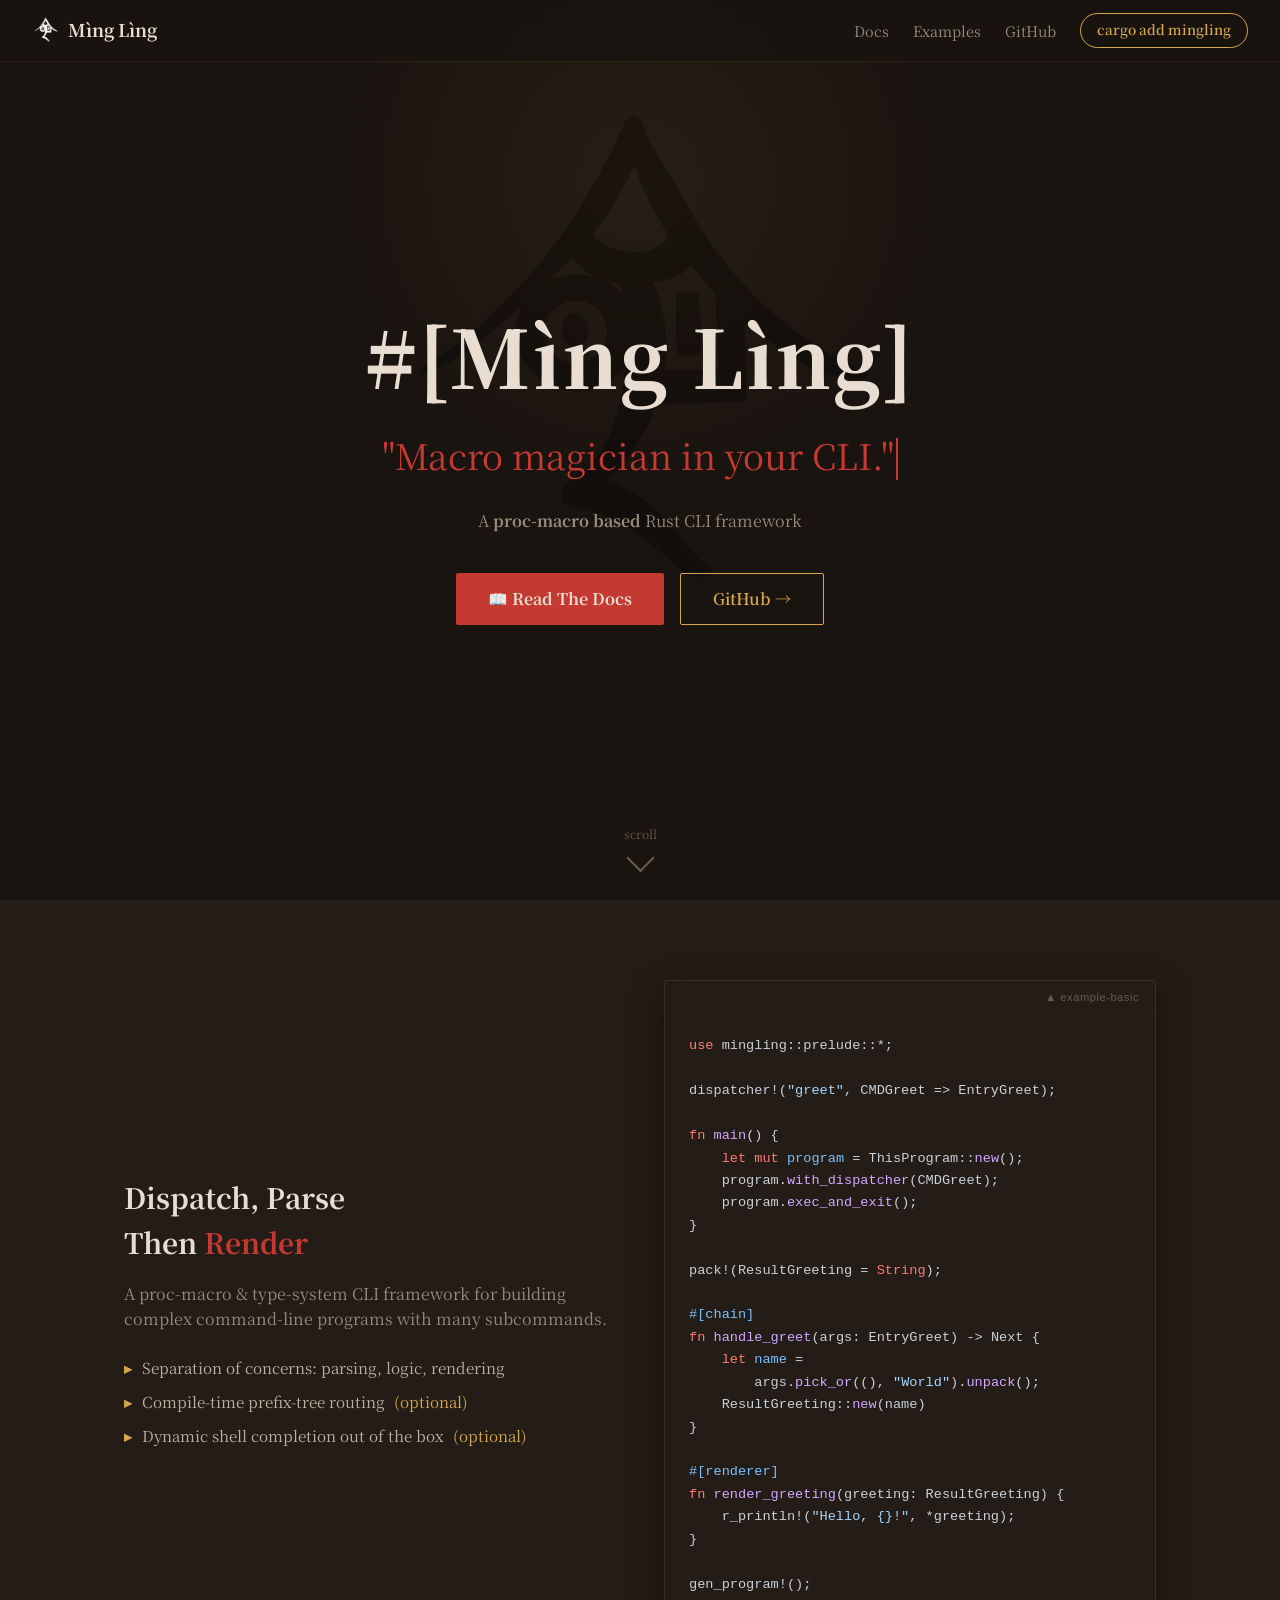
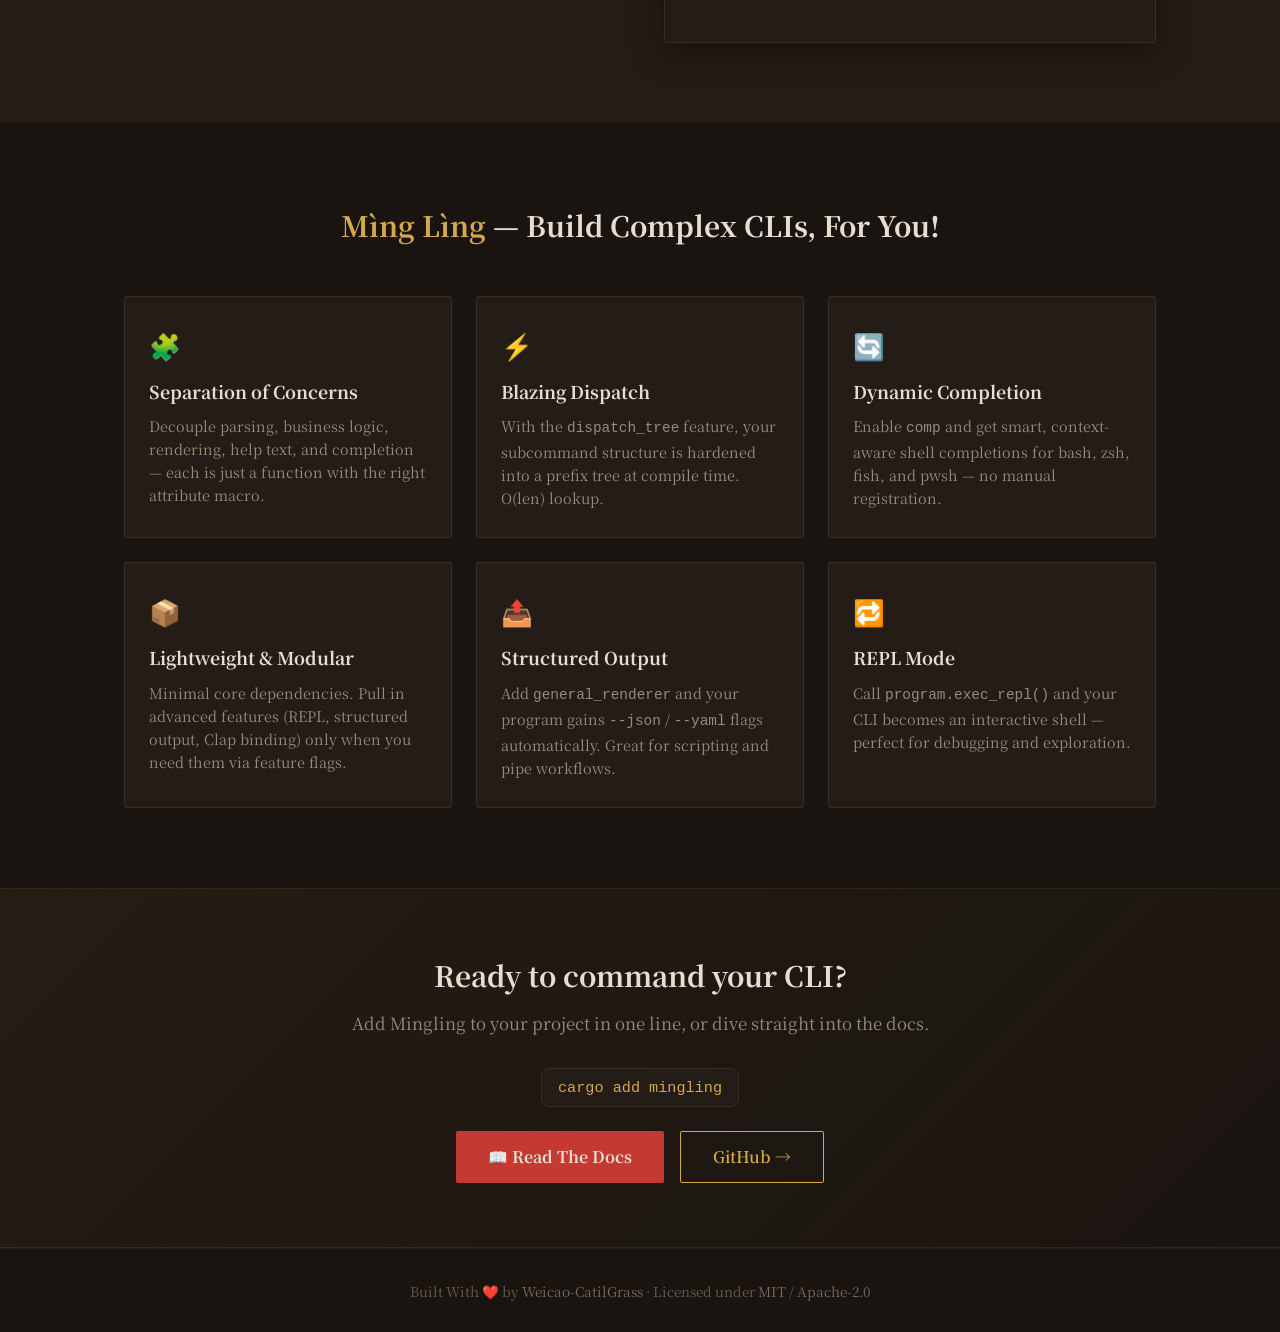
<file: index.html>
<!doctype html>
<html lang="en">
    <head>
        <meta charset="UTF-8" />
        <meta name="viewport" content="width=device-width, initial-scale=1.0" />
        <title>Mìng Lìng — Macro magician in your CLI</title>
        <link rel="icon" type="image/png" href="docs/res/icon_shadow.png" />
        <link rel="preconnect" href="https://fonts.googleapis.com" />
        <link rel="preconnect" href="https://fonts.gstatic.com" crossorigin />
        <link
            href="https://fonts.googleapis.com/css2?family=Noto+Serif+SC:wght@400;600;700&display=swap"
            rel="stylesheet"
        />
        <link
            rel="stylesheet"
            href="docs/scripts/highlight/github-dark.min.css"
        />
        <style>
            *,
            *::before,
            *::after {
                box-sizing: border-box;
                margin: 0;
                padding: 0;
            }

            html {
                scroll-behavior: smooth;
            }

            body {
                font-family: "Noto Serif SC", Georgia, "Times New Roman", serif;
                background-color: #1a1410;
                color: #e8ddd0;
                line-height: 1.6;
                -webkit-font-smoothing: antialiased;
                -moz-osx-font-smoothing: grayscale;
                overflow-x: hidden;
            }

            a {
                color: #d4a84b;
                text-decoration: none;
                transition: color 0.2s;
            }
            a:hover {
                color: #e8c46a;
            }

            img {
                max-width: 100%;
                height: auto;
            }

            .container {
                max-width: 1080px;
                margin: 0 auto;
                padding: 0 1.5rem;
            }

            .section-title {
                font-size: 1.75rem;
                font-weight: 700;
                text-align: center;
                margin-bottom: 3rem;
                color: #e8ddd0;
            }

            .section-title span {
                color: #d4a84b;
            }

            nav {
                position: fixed;
                top: 0;
                left: 0;
                right: 0;
                z-index: 100;
                display: flex;
                align-items: center;
                justify-content: space-between;
                padding: 0.8rem 2rem;
                background: rgba(26, 20, 16, 0.88);
                backdrop-filter: blur(12px);
                -webkit-backdrop-filter: blur(12px);
                border-bottom: 1px solid rgba(212, 168, 75, 0.12);
            }

            nav .logo {
                display: flex;
                align-items: center;
                gap: 0.5rem;
                font-weight: 700;
                font-size: 1.1rem;
                color: #e8ddd0;
            }

            nav .logo img {
                width: 28px;
                height: 28px;
                filter: brightness(0) invert(1);
            }

            nav .nav-links {
                display: flex;
                gap: 1.5rem;
                align-items: center;
                font-size: 0.9rem;
            }

            nav .nav-links a {
                color: #9a8a7a;
                transition: color 0.2s;
            }

            nav .nav-links a:hover {
                color: #d4a84b;
            }

            nav .nav-links .btn-nav {
                display: inline-block;
                padding: 0.35rem 1rem;
                border: 1px solid #d4a84b;
                border-radius: 20px;
                color: #d4a84b;
                font-weight: 600;
                font-size: 0.85rem;
                transition:
                    background 0.2s,
                    color 0.2s;
            }

            nav .nav-links .btn-nav:hover {
                background: #d4a84b;
                color: #1a1410;
            }

            .hero {
                min-height: 100vh;
                display: flex;
                align-items: center;
                justify-content: center;
                padding: 6rem 1.5rem 4rem;
                position: relative;
                overflow: hidden;
            }

            /* subtle glow behind the title — now a warm golden halo */
            .hero::before {
                content: "";
                position: absolute;
                top: 20%;
                left: 50%;
                width: 600px;
                height: 600px;
                transform: translate(-50%, -50%);
                background: radial-gradient(
                    circle,
                    rgba(212, 168, 75, 0.07) 0%,
                    transparent 70%
                );
                pointer-events: none;
            }

            .hero-content {
                display: flex;
                flex-direction: column;
                align-items: center;
                text-align: center;
                gap: 1.5rem;
                max-width: 820px;
                position: relative;
                z-index: 1;
            }

            .hero h1 {
                font-size: 5rem;
                font-weight: 800;
                letter-spacing: 2px;
                color: #e8ddd0;
                opacity: 0;
                animation: fadeInDown 0.8s ease 0.2s forwards;
                line-height: 1.2;
            }

            .hero .slogan {
                font-size: 2.2rem;
                color: #c43931;
                font-weight: 400;
                opacity: 0;
                animation: fadeInDown 0.8s ease 0.3s forwards;
                min-height: 3rem;
            }

            .hero .slogan .cursor {
                display: inline-block;
                width: 2px;
                height: 1.2em;
                background: #c43931;
                margin-left: 2px;
                vertical-align: text-bottom;
                animation: blink 0.8s step-end infinite;
            }

            @keyframes blink {
                0%,
                100% {
                    opacity: 1;
                }
                50% {
                    opacity: 0;
                }
            }

            .hero .desc {
                font-size: 1rem;
                color: #9a8a7a;
                max-width: 560px;
                line-height: 1.6;
                opacity: 0;
                animation: fadeInDown 0.8s ease 0.4s forwards;
            }

            .hero .cta-row {
                display: flex;
                gap: 1rem;
                flex-wrap: wrap;
                justify-content: center;
                margin-top: 1rem;
                opacity: 0;
                animation: fadeInDown 0.8s ease 0.6s forwards;
            }

            .btn-primary {
                display: inline-flex;
                align-items: center;
                gap: 0.4rem;
                padding: 0.75rem 2rem;
                background: #c43931;
                color: #e8ddd0;
                font-weight: 700;
                font-size: 1rem;
                border-radius: 2px;
                border: none;
                cursor: pointer;
                transition:
                    background 0.25s,
                    transform 0.15s;
            }
            .btn-primary:hover {
                background: #d44a42;
                color: #e8ddd0;
                transform: translateY(-2px);
            }

            .btn-secondary {
                display: inline-flex;
                align-items: center;
                gap: 0.4rem;
                padding: 0.75rem 2rem;
                background: transparent;
                color: #d4a84b;
                font-weight: 600;
                font-size: 1rem;
                border-radius: 2px;
                border: 1px solid #d4a84b;
                cursor: pointer;
                transition:
                    background 0.25s,
                    color 0.25s,
                    transform 0.15s;
            }
            .btn-secondary:hover {
                background: rgba(212, 168, 75, 0.1);
                color: #e8c46a;
                transform: translateY(-2px);
            }

            @keyframes fadeInDown {
                0% {
                    opacity: 0;
                    transform: translateY(20px);
                }
                100% {
                    opacity: 1;
                    transform: translateY(0);
                }
            }

            .scroll-indicator {
                position: absolute;
                bottom: 2rem;
                left: 50%;
                transform: translateX(-50%);
                display: flex;
                flex-direction: column;
                align-items: center;
                gap: 0.3rem;
                color: #6a5a4a;
                font-size: 0.75rem;
                opacity: 0;
                animation: fadeInUp 0.8s ease 1s forwards;
            }

            @keyframes watermarkIn {
                0% {
                    opacity: 0;
                    top: 30%;
                }
                100% {
                    opacity: 0.3;
                    top: 15%;
                }
            }

            @keyframes fadeInUp {
                0% {
                    opacity: 0;
                    bottom: 0;
                }
                100% {
                    opacity: 1;
                    bottom: 2rem;
                }
            }

            .scroll-indicator .arrow {
                width: 20px;
                height: 20px;
                border-right: 2px solid #6a5a4a;
                border-bottom: 2px solid #6a5a4a;
                transform: rotate(45deg);
                animation: bounceArrow 2s ease-in-out infinite;
            }

            @keyframes bounceArrow {
                0%,
                100% {
                    transform: rotate(45deg) translateY(0);
                }
                50% {
                    transform: rotate(45deg) translateY(6px);
                }
            }

            .code-demo {
                padding: 5rem 1.5rem;
                background: #241c16;
            }

            .code-demo .code-grid {
                display: grid;
                grid-template-columns: 1fr 1fr;
                gap: 3rem;
                align-items: center;
            }

            .code-demo .code-text h2 {
                font-size: 1.75rem;
                font-weight: 700;
                color: #e8ddd0;
                margin-bottom: 1rem;
            }

            .code-demo .code-text h2 span {
                color: #c43931;
            }

            .code-demo .code-text p {
                color: #9a8a7a;
                font-size: 1rem;
                margin-bottom: 1.5rem;
            }

            .code-demo .code-text .features-list {
                list-style: none;
                display: flex;
                flex-direction: column;
                gap: 0.6rem;
            }

            .code-demo .code-text .features-list li {
                display: flex;
                align-items: flex-start;
                gap: 0.6rem;
                color: #c0b0a0;
                font-size: 0.95rem;
            }

            .code-demo .code-text .features-list li::before {
                content: "▸";
                color: #d4a84b;
                font-weight: 700;
                flex-shrink: 0;
            }

            .code-block {
                background: #241c16;
                border: 1px solid #3a2e24;
                border-radius: 2px;
                padding: 2rem 1.5rem 1.5rem;
                overflow-x: auto;
                box-shadow: 0 8px 32px rgba(0, 0, 0, 0.4);
                position: relative;
            }

            .code-block pre {
                margin: 0;
                padding: 0;
                background: transparent;
            }

            .code-block code {
                font-family:
                    "Cascadia Code", "Fira Code", "JetBrains Mono", "Consolas",
                    monospace;
                font-size: 0.85rem;
                line-height: 1.65;
                background: transparent !important;
                padding: 0 !important;
            }

            .code-block::before {
                content: "▲ example-basic";
                position: absolute;
                top: 0.5rem;
                right: 1rem;
                font-size: 0.7rem;
                color: #6a5a4a;
                font-family: "Segoe UI", sans-serif;
                letter-spacing: 0.5px;
            }

            .features {
                padding: 5rem 1.5rem;
            }

            .features-grid {
                display: grid;
                grid-template-columns: repeat(auto-fit, minmax(280px, 1fr));
                gap: 1.5rem;
            }

            .feature-card {
                background: #241c16;
                border: 1px solid #3a2e24;
                border-radius: 2px;
                padding: 1.75rem 1.5rem;
                transition:
                    border-color 0.25s,
                    transform 0.2s;
            }

            .feature-card:hover {
                border-color: #c43931;
                transform: translateY(-4px);
            }

            .feature-card .icon {
                font-size: 1.6rem;
                margin-bottom: 0.75rem;
                display: block;
            }

            .feature-card h3 {
                font-size: 1.1rem;
                font-weight: 700;
                color: #e8ddd0;
                margin-bottom: 0.5rem;
            }

            .feature-card p {
                font-size: 0.9rem;
                color: #9a8a7a;
                line-height: 1.6;
            }

            .feature-card a {
                font-size: 0.85rem;
                font-weight: 600;
            }

            .cta-banner {
                padding: 4rem 1.5rem;
                text-align: center;
                background: linear-gradient(
                    135deg,
                    rgba(212, 168, 75, 0.06),
                    transparent
                );
                border-top: 1px solid rgba(212, 168, 75, 0.1);
                border-bottom: 1px solid rgba(212, 168, 75, 0.1);
            }

            .cta-banner h2 {
                font-size: 1.75rem;
                font-weight: 700;
                color: #e8ddd0;
                margin-bottom: 0.75rem;
            }

            .cta-banner p {
                color: #9a8a7a;
                margin-bottom: 1.5rem;
                font-size: 1.05rem;
            }

            .cta-banner .cta-row {
                display: flex;
                gap: 1rem;
                justify-content: center;
                flex-wrap: wrap;
            }

            .cta-banner code {
                display: inline-block;
                background: #241c16;
                padding: 0.4rem 1rem;
                border-radius: 8px;
                font-size: 0.95rem;
                color: #d4a84b;
                border: 1px solid #3a2e24;
                margin-top: 0.5rem;
            }

            footer {
                padding: 2rem 1.5rem;
                text-align: center;
                color: #6a5a4a;
                font-size: 0.85rem;
                border-top: 1px solid #2a1e14;
            }

            footer a {
                color: #7a6a5a;
            }

            footer a:hover {
                color: #d4a84b;
            }

            /* ── Ink drop effect ── */
            .ink-drop {
                position: fixed;
                pointer-events: none;
                border-radius: 50%;
                background: radial-gradient(
                    circle,
                    rgba(212, 168, 75, 0.15) 0%,
                    rgba(196, 57, 49, 0.06) 50%,
                    transparent 100%
                );
                width: 0;
                height: 0;
                transform: translate(-50%, -50%);
                animation: inkSpread 0.9s ease-out forwards;
                z-index: 9999;
            }

            @keyframes inkSpread {
                0% {
                    width: 0;
                    height: 0;
                    opacity: 1;
                }
                100% {
                    width: 500px;
                    height: 500px;
                    opacity: 0;
                }
            }

            @media (max-width: 768px) {
                nav {
                    padding: 0.6rem 1rem;
                }

                nav .nav-links {
                    gap: 1rem;
                    font-size: 0.8rem;
                }

                nav .nav-links .btn-nav {
                    padding: 0.25rem 0.75rem;
                    font-size: 0.75rem;
                }

                .hero h1 {
                    font-size: 2.2rem;
                }

                .hero .slogan {
                    font-size: 1.4rem;
                }

                .hero .desc {
                    font-size: 0.9rem;
                }

                .code-demo .code-grid {
                    grid-template-columns: 1fr;
                    gap: 2rem;
                }

                .code-block {
                    font-size: 0.75rem;
                    padding: 1rem;
                }
            }

            @media (max-width: 480px) {
                .hero h1 {
                    font-size: 1.8rem;
                }

                .hero .cta-row {
                    flex-direction: column;
                    align-items: center;
                }

                .features-grid {
                    grid-template-columns: 1fr;
                }
            }
        </style>
    </head>
    <body>
        <!-- Navigation -->
        <nav>
            <a href="#" class="logo" aria-label="Home">
                <img
                    src="docs/res/icon.png"
                    alt="Mingling icon"
                    width="28"
                    height="28"
                />
                Mìng Lìng
            </a>
            <div class="nav-links">
                <a href="docs/doc.html">Docs</a>
                <a href="docs/examples.html">Examples</a>
                <a href="https://github.com/catilgrass/mingling" target="_blank"
                    >GitHub</a
                >
                <a
                    href="https://crates.io/crates/mingling"
                    target="_blank"
                    class="btn-nav"
                    >cargo add mingling</a
                >
            </div>
        </nav>

        <!-- Hero -->
        <section class="hero">
            <div class="hero-content">
                <img
                    src="docs/res/icon.png"
                    alt=""
                    style="
                        position: absolute;
                        top: 30%;
                        left: 50%;
                        transform: translate(-50%, -50%);
                        width: 600px;
                        aspect-ratio: 1 / 1;
                        height: auto;
                        opacity: 0;
                        pointer-events: none;
                        user-select: none;
                        z-index: -1;
                        animation: watermarkIn 2.5s ease-out 2s forwards;
                    "
                />

                <h1>#[Mìng&nbsp;Lìng]</h1>
                <p class="slogan" id="typewriter"></p>

                <p class="desc">A <b>proc-macro based</b> Rust CLI framework</p>

                <div class="cta-row">
                    <a href="docs/doc.html" class="btn-primary">
                        📖 Read The Docs
                    </a>
                    <a
                        href="https://github.com/catilgrass/mingling"
                        target="_blank"
                        class="btn-secondary"
                    >
                        GitHub →
                    </a>
                </div>
            </div>

            <div class="scroll-indicator">
                <span>scroll</span>
                <div class="arrow"></div>
            </div>
        </section>

        <!-- Code Demo -->
        <section class="code-demo">
            <div class="container code-grid">
                <div class="code-text">
                    <h2>
                        Dispatch, Parse<br />
                        Then <span>Render</span>
                    </h2>
                    <p>
                        A proc-macro &amp; type-system CLI framework for
                        building complex command-line programs with many
                        subcommands.
                    </p>
                    <ul class="features-list">
                        <li>
                            Separation of concerns: parsing, logic, rendering
                        </li>
                        <li>
                            Compile-time prefix-tree routing
                            <a
                                href="docs/example-viewer.html?name=example-dispatch-tree"
                                >(optional)</a
                            >
                        </li>
                        <li>
                            Dynamic shell completion out of the box
                            <a
                                href="docs/example-viewer.html?name=example-completion"
                                >(optional)</a
                            >
                        </li>
                    </ul>
                </div>

                <div class="code-block">
                    <pre><code class="language-rust">
use mingling::prelude::*;

dispatcher!("greet", CMDGreet => EntryGreet);

fn main() {
    let mut program = ThisProgram::new();
    program.with_dispatcher(CMDGreet);
    program.exec_and_exit();
}

pack!(ResultGreeting = String);

#[chain]
fn handle_greet(args: EntryGreet) -> Next {
    let name =
        args.pick_or((), "World").unpack();
    ResultGreeting::new(name)
}

#[renderer]
fn render_greeting(greeting: ResultGreeting) {
    r_println!("Hello, {}!", *greeting);
}

gen_program!();
                    </code></pre>
                </div>
            </div>
        </section>

        <!-- Features -->
        <section class="features">
            <div class="container">
                <h2 class="section-title">
                    <span>Mìng&nbsp;Lìng</span> — Build Complex CLIs, For You!
                </h2>

                <div class="features-grid">
                    <div class="feature-card">
                        <span class="icon">🧩</span>
                        <h3>Separation of Concerns</h3>
                        <p>
                            Decouple parsing, business logic, rendering, help
                            text, and completion — each is just a function with
                            the right attribute macro.
                        </p>
                    </div>

                    <div class="feature-card">
                        <span class="icon">⚡</span>
                        <h3>Blazing Dispatch</h3>
                        <p>
                            With the <code>dispatch_tree</code> feature, your
                            subcommand structure is hardened into a prefix tree
                            at compile time. O(len) lookup.
                        </p>
                    </div>

                    <div class="feature-card">
                        <span class="icon">🔄</span>
                        <h3>Dynamic Completion</h3>
                        <p>
                            Enable <code>comp</code> and get smart,
                            context-aware shell completions for bash, zsh, fish,
                            and pwsh — no manual registration.
                        </p>
                    </div>

                    <div class="feature-card">
                        <span class="icon">📦</span>
                        <h3>Lightweight &amp; Modular</h3>
                        <p>
                            Minimal core dependencies. Pull in advanced features
                            (REPL, structured output, Clap binding) only when
                            you need them via feature flags.
                        </p>
                    </div>

                    <div class="feature-card">
                        <span class="icon">📤</span>
                        <h3>Structured Output</h3>
                        <p>
                            Add <code>general_renderer</code> and your program
                            gains <code>--json</code> /
                            <code>--yaml</code> flags automatically. Great for
                            scripting and pipe workflows.
                        </p>
                    </div>

                    <div class="feature-card">
                        <span class="icon">🔁</span>
                        <h3>REPL Mode</h3>
                        <p>
                            Call <code>program.exec_repl()</code> and your CLI
                            becomes an interactive shell — perfect for debugging
                            and exploration.
                        </p>
                    </div>
                </div>
            </div>
        </section>

        <!-- CTA Banner -->
        <section class="cta-banner">
            <h2>Ready to command your CLI?</h2>
            <p>
                Add Mingling to your project in one line, or dive straight into
                the docs.
            </p>
            <code>cargo add mingling</code>
            <div class="cta-row" style="margin-top: 1.5rem">
                <a href="docs/doc.html" class="btn-primary">
                    📖 Read The Docs
                </a>
                <a
                    href="https://github.com/catilgrass/mingling"
                    target="_blank"
                    class="btn-secondary"
                >
                    GitHub →
                </a>
            </div>
        </section>

        <!-- Footer -->
        <script src="docs/scripts/highlight/highlight.min.js"></script>
        <script src="docs/scripts/highlight/rust.min.js"></script>
        <script>
            hljs.highlightAll();
        </script>

        <script>
            (function () {
                var text = '"Macro magician in your CLI."';
                var el = document.getElementById("typewriter");
                var i = 0;
                var timer = null;

                function type() {
                    if (i < text.length) {
                        el.innerHTML =
                            text.substring(0, i + 1) +
                            '<span class="cursor"></span>';
                        i++;
                        var delay =
                            text[i - 1] === "." || text[i - 1] === ","
                                ? 200
                                : 55;
                        timer = setTimeout(type, delay);
                    } else {
                        el.innerHTML = text + '<span class="cursor"></span>';
                    }
                }

                // Start typing after page settles
                setTimeout(type, 2000);
            })();
        </script>

        <script>
            document.addEventListener("click", function (e) {
                var drop = document.createElement("div");
                drop.className = "ink-drop";
                drop.style.left = e.clientX + "px";
                drop.style.top = e.clientY + "px";
                document.body.appendChild(drop);
                setTimeout(function () {
                    drop.remove();
                }, 1000);
            });
        </script>

        <footer>
            <p>
                Built With ❤️ by
                <a href="https://github.com/Weicao-CatilGrass" target="_blank"
                    >Weicao-CatilGrass</a
                >
                &middot; Licensed under
                <a href="LICENSE-MIT" target="_blank">MIT</a> /
                <a href="LICENSE-APACHE" target="_blank">Apache-2.0</a>
            </p>
        </footer>
    </body>
</html>
</file>
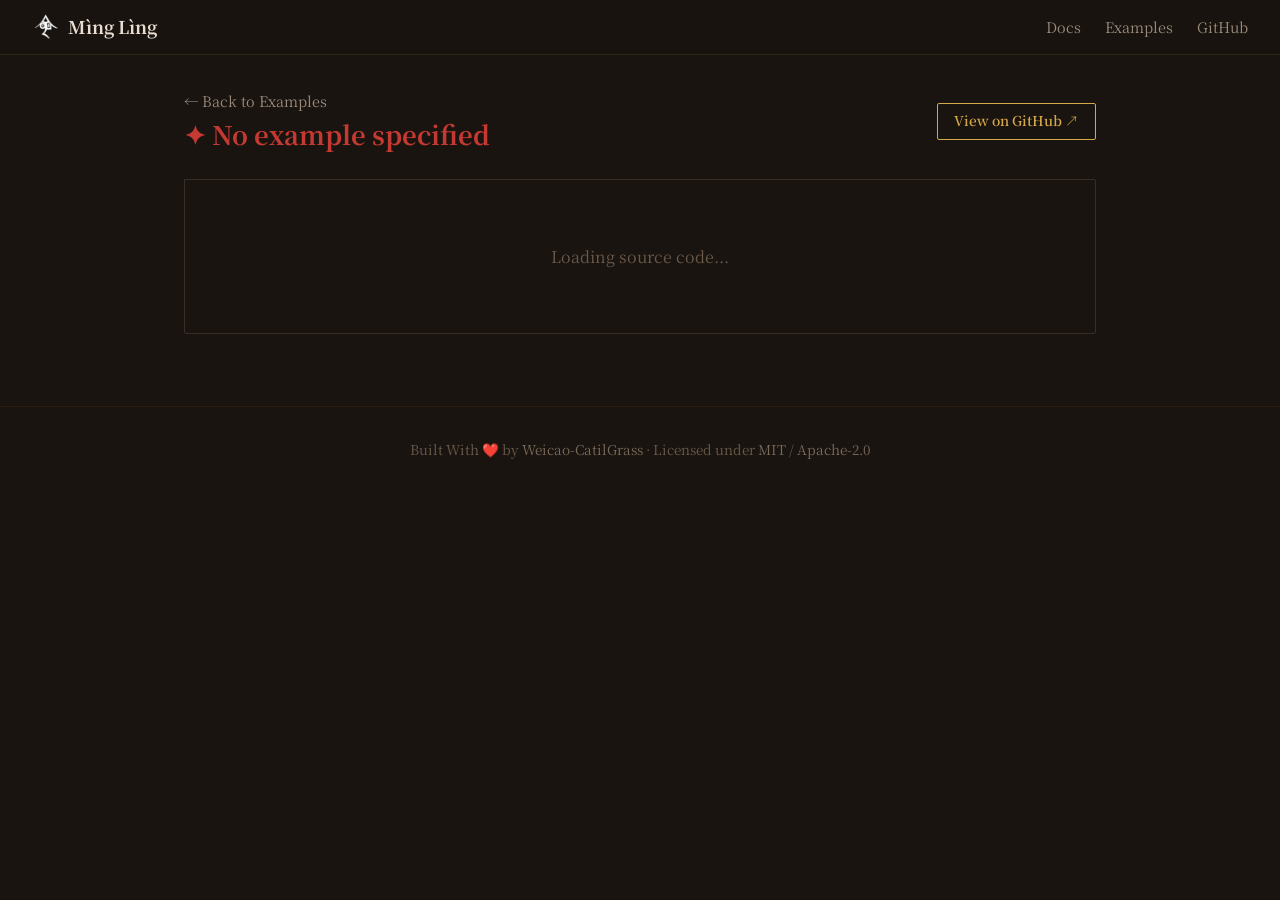
<file: docs/example-viewer.html>
<!doctype html>
<html lang="en">
    <head>
        <meta charset="UTF-8" />
        <meta name="viewport" content="width=device-width, initial-scale=1.0" />
        <title>Example — Mìng Lìng</title>
        <link rel="icon" type="image/png" href="res/icon_shadow.png" />
        <link rel="preconnect" href="https://fonts.googleapis.com" />
        <link rel="preconnect" href="https://fonts.gstatic.com" crossorigin />
        <link
            href="https://fonts.googleapis.com/css2?family=Noto+Serif+SC:wght@400;600;700&display=swap"
            rel="stylesheet"
        />
        <link rel="stylesheet" href="scripts/highlight/github-dark.min.css" />
        <style>
            *,
            *::before,
            *::after {
                box-sizing: border-box;
                margin: 0;
                padding: 0;
            }
            html {
                scroll-behavior: smooth;
            }
            body {
                font-family: "Noto Serif SC", Georgia, "Times New Roman", serif;
                background-color: #1a1410;
                color: #e8ddd0;
                line-height: 1.6;
                -webkit-font-smoothing: antialiased;
                -moz-osx-font-smoothing: grayscale;
                overflow-x: hidden;
            }
            a {
                color: #d4a84b;
                text-decoration: none;
                transition: color 0.2s;
            }
            a:hover {
                color: #e8c46a;
            }

            nav {
                position: fixed;
                top: 0;
                left: 0;
                right: 0;
                z-index: 100;
                display: flex;
                align-items: center;
                justify-content: space-between;
                padding: 0.8rem 2rem;
                background: rgba(26, 20, 16, 0.88);
                backdrop-filter: blur(12px);
                -webkit-backdrop-filter: blur(12px);
                border-bottom: 1px solid rgba(212, 168, 75, 0.12);
            }
            nav .logo {
                display: flex;
                align-items: center;
                gap: 0.5rem;
                font-weight: 700;
                font-size: 1.1rem;
                color: #e8ddd0;
            }
            nav .logo img {
                width: 28px;
                height: 28px;
                filter: brightness(0) invert(1);
            }
            nav .nav-links {
                display: flex;
                gap: 1.5rem;
                align-items: center;
                font-size: 0.9rem;
            }
            nav .nav-links a {
                color: #9a8a7a;
                transition: color 0.2s;
            }
            nav .nav-links a:hover {
                color: #d4a84b;
            }

            .viewer {
                margin-top: 4rem;
                padding: 1.5rem;
                max-width: 960px;
                margin-left: auto;
                margin-right: auto;
            }

            .viewer-header {
                display: flex;
                align-items: center;
                justify-content: space-between;
                margin-bottom: 1.5rem;
                flex-wrap: wrap;
                gap: 0.75rem;
            }
            .viewer-header h1 {
                font-size: 1.6rem;
                font-weight: 700;
                color: #e8ddd0;
            }
            .viewer-header h1 span {
                color: #c43931;
            }
            .viewer-header .gh-link {
                display: inline-flex;
                align-items: center;
                gap: 0.4rem;
                padding: 0.4rem 1rem;
                border: 1px solid #d4a84b;
                color: #d4a84b;
                font-size: 0.85rem;
                font-weight: 600;
                border-radius: 2px;
                transition: all 0.2s;
            }
            .viewer-header .gh-link:hover {
                background: rgba(212, 168, 75, 0.1);
            }
            .viewer-header .back-link {
                color: #9a8a7a;
                font-size: 0.9rem;
            }
            .viewer-header .back-link:hover {
                color: #d4a84b;
            }

            .file-tabs {
                display: flex;
                gap: 0.25rem;
                margin-bottom: 0;
                flex-wrap: wrap;
            }
            .file-tabs button {
                background: #241c16;
                border: 1px solid #3a2e24;
                border-bottom: none;
                color: #9a8a7a;
                padding: 0.4rem 1rem;
                font-size: 0.82rem;
                font-family: "Cascadia Code", "Fira Code", monospace;
                cursor: pointer;
                transition: all 0.2s;
                border-radius: 2px 2px 0 0;
            }
            .file-tabs button:hover {
                color: #e8ddd0;
                border-color: #d4a84b;
            }
            .file-tabs button.active {
                background: #1a1410;
                color: #d4a84b;
                border-color: #3a2e24;
                border-bottom: 1px solid #1a1410;
                margin-bottom: -1px;
            }

            .code-frame {
                background: #1a1410;
                border: 1px solid #3a2e24;
                border-radius: 0 2px 2px 2px;
                padding: 0;
                overflow: hidden;
            }
            .code-frame pre {
                margin: 0;
                padding: 1.25rem;
                overflow-x: auto;
                font-family: "Cascadia Code", "Fira Code", monospace;
                font-size: 0.85rem;
                line-height: 1.65;
            }
            .code-frame pre code.hljs {
                background: transparent;
                padding: 0;
            }

            .doc-box {
                background: #241c16;
                border: 1px solid #3a2e24;
                border-top: none;
                padding: 1.25rem 1.5rem;
                font-size: 0.92rem;
                line-height: 1.7;
                color: #c0b0a0;
            }
            .doc-box h3 {
                font-size: 1.15rem;
                font-weight: 700;
                color: #d4a84b;
                margin-bottom: 0.5rem;
            }
            .doc-box h4 {
                font-size: 1rem;
                font-weight: 600;
                color: #e8ddd0;
                margin-top: 0.75rem;
                margin-bottom: 0.25rem;
            }
            .doc-box p {
                margin-bottom: 0.5rem;
            }
            .doc-box p:last-child {
                margin-bottom: 0;
            }
            .doc-box code {
                background: rgba(212, 168, 75, 0.1);
                color: #e8c46a;
                padding: 0.12em 0.4em;
                border-radius: 2px;
                font-size: 0.85em;
                font-family: "Cascadia Code", "Fira Code", monospace;
            }
            .doc-box strong {
                color: #e8ddd0;
            }

            .loading {
                text-align: center;
                padding: 4rem 1rem;
                color: #6a5a4a;
                font-size: 1rem;
            }
            .error {
                text-align: center;
                padding: 4rem 1rem;
                color: #c43931;
            }

            footer {
                padding: 2rem 1.5rem;
                text-align: center;
                color: #6a5a4a;
                font-size: 0.85rem;
                border-top: 1px solid #2a1e14;
                margin-top: 3rem;
            }
            footer a {
                color: #7a6a5a;
            }
            footer a:hover {
                color: #d4a84b;
            }

            @media (max-width: 600px) {
                .viewer {
                    padding: 1rem;
                }
                .viewer-header h1 {
                    font-size: 1.2rem;
                }
            }
        </style>
    </head>
    <body>
        <nav>
            <a href="../index.html" class="logo">
                <img
                    src="res/icon.png"
                    alt="Mingling icon"
                    width="28"
                    height="28"
                />
                Mìng Lìng
            </a>
            <div class="nav-links">
                <a href="doc.html">Docs</a>
                <a href="examples.html">Examples</a>
                <a href="https://github.com/catilgrass/mingling" target="_blank"
                    >GitHub</a
                >
            </div>
        </nav>

        <div class="viewer">
            <div class="viewer-header">
                <div>
                    <a href="examples.html" class="back-link"
                        >← Back to Examples</a
                    >
                    <h1>
                        <span>✦</span> <span id="exampleName">Loading...</span>
                    </h1>
                </div>
                <a id="githubLink" href="#" target="_blank" class="gh-link"
                    >View on GitHub ↗</a
                >
            </div>

            <div class="file-tabs" id="fileTabs"></div>
            <div class="doc-box" id="docBox" style="display: none"></div>
            <div class="code-frame" id="codeFrame">
                <div class="loading" id="loadingMsg">
                    Loading source code...
                </div>
                <pre
                    style="display: none"
                    id="codePre"
                ><code id="codeContent"></code></pre>
            </div>
        </div>

        <footer>
            <p>
                Built With ❤️ by
                <a href="https://github.com/Weicao-CatilGrass" target="_blank"
                    >Weicao-CatilGrass</a
                >
                &middot; Licensed under
                <a href="LICENSE-MIT" target="_blank">MIT</a> /
                <a href="LICENSE-APACHE" target="_blank">Apache-2.0</a>
            </p>
        </footer>

        <script src="scripts/highlight/highlight.min.js"></script>
        <script src="scripts/highlight/rust.min.js"></script>
        <script src="scripts/highlight/bash.min.js"></script>
        <script>
            (function () {
                var params = new URLSearchParams(window.location.search);
                var exampleName = params.get("name") || "";
                if (!exampleName) {
                    document.getElementById("exampleName").textContent =
                        "No example specified";
                    return;
                }

                document.getElementById("exampleName").textContent =
                    exampleName.replace(/^example-/, "");
                document.getElementById("githubLink").href =
                    "https://github.com/catilgrass/mingling/tree/main/examples/" +
                    exampleName;

                // ── Load file list from auto-generated JSON ──
                fetch("example-pages/examples.json")
                    .then(function (r) {
                        if (!r.ok) throw new Error("HTTP " + r.status);
                        return r.json();
                    })
                    .then(function (data) {
                        var matched = null;
                        for (var i = 0; i < data.length; i++) {
                            if (data[i].id === exampleName) {
                                matched = data[i];
                                break;
                            }
                        }
                        var files = matched
                            ? matched.files
                            : ["Cargo.toml", "src/main.rs"];
                        initViewer(files);
                    })
                    .catch(function () {
                        // Fallback
                        initViewer(["Cargo.toml", "src/main.rs"]);
                    });

                function renderMarkdown(md) {
                    var html = "";
                    var lines = md.split("\n");
                    var i = 0;

                    while (i < lines.length) {
                        var line = lines[i];

                        // Fenced code block
                        var codeMatch = line.match(/^```(\w*)/);
                        if (codeMatch) {
                            var lang = codeMatch[1];
                            var codeLines = [];
                            i++;
                            while (
                                i < lines.length &&
                                !lines[i].startsWith("```")
                            ) {
                                codeLines.push(lines[i]);
                                i++;
                            }
                            i++; // skip closing ```
                            var codeText = escapeHtml(codeLines.join("\n"));
                            html +=
                                '<pre style="background:#1a1410;border:1px solid #3a2e24;border-radius:2px;padding:0.75rem;margin:0.5rem 0;overflow-x:auto;font-size:0.8rem;line-height:1.5"><code>' +
                                codeText +
                                "</code></pre>";
                            continue;
                        }

                        // Headings
                        var hMatch = line.match(/^(#{1,4})\s+(.+)/);
                        if (hMatch) {
                            var level = hMatch[1].length;
                            var tag = level <= 2 ? "h3" : "h4";
                            html +=
                                "<" +
                                tag +
                                ">" +
                                inlineMd(hMatch[2]) +
                                "</" +
                                tag +
                                ">";
                            i++;
                            continue;
                        }

                        // Blockquote
                        if (line.startsWith("> ")) {
                            var quoteLines = [];
                            while (
                                i < lines.length &&
                                lines[i].startsWith("> ")
                            ) {
                                quoteLines.push(lines[i].slice(2));
                                i++;
                            }
                            html +=
                                '<blockquote style="border-left:3px solid #c43931;padding:0.25em 1em;margin:0.5em 0;color:#9a8a7a">' +
                                inlineMd(quoteLines.join("<br>")) +
                                "</blockquote>";
                            continue;
                        }

                        // Unordered list
                        var ulMatch = line.match(/^[-*]\s+(.+)/);
                        if (ulMatch) {
                            var items = [];
                            while (
                                i < lines.length &&
                                lines[i].match(/^[-*]\s+(.+)/)
                            ) {
                                items.push(
                                    inlineMd(lines[i].match(/^[-*]\s+(.+)/)[1]),
                                );
                                i++;
                            }
                            html +=
                                '<ul style="margin:0.25em 0;padding-left:1.5em">' +
                                items
                                    .map(function (x) {
                                        return "<li>" + x + "</li>";
                                    })
                                    .join("") +
                                "</ul>";
                            continue;
                        }

                        // Empty line
                        if (line.trim() === "") {
                            i++;
                            continue;
                        }

                        // Paragraph
                        var paraLines = [];
                        while (
                            i < lines.length &&
                            lines[i].trim() !== "" &&
                            !lines[i].match(/^#{1,4}\s/) &&
                            !lines[i].startsWith("> ") &&
                            !lines[i].startsWith("```") &&
                            !lines[i].match(/^[-*]\s/)
                        ) {
                            paraLines.push(lines[i]);
                            i++;
                        }
                        if (paraLines.length > 0) {
                            html +=
                                "<p>" +
                                inlineMd(paraLines.join("<br>")) +
                                "</p>";
                        }
                    }

                    return html;

                    function inlineMd(text) {
                        return text
                            .replace(/`([^`]+)`/g, "<code>$1</code>")
                            .replace(/\*\*(.+?)\*\*/g, "<strong>$1</strong>")
                            .replace(/\*(.+?)\*/g, "<em>$1</em>");
                    }

                    function escapeHtml(t) {
                        return t
                            .replace(/&/g, "&amp;")
                            .replace(/</g, "&lt;")
                            .replace(/>/g, "&gt;");
                    }
                }

                function initViewer(files) {
                    var tabsEl = document.getElementById("fileTabs");
                    var codePre = document.getElementById("codePre");
                    var codeContent = document.getElementById("codeContent");
                    var loadingMsg = document.getElementById("loadingMsg");

                    function loadFile(filePath) {
                        loadingMsg.style.display = "block";
                        codePre.style.display = "none";

                        var url = "../examples/" + exampleName + "/" + filePath;

                        fetch(url)
                            .then(function (r) {
                                if (!r.ok) throw new Error("HTTP " + r.status);
                                return r.text();
                            })
                            .then(function (code) {
                                loadingMsg.style.display = "none";

                                // ── Extract //! doc block from .rs files ──
                                var docHtml = "";
                                var cleanCode = code;
                                var ext = filePath.split(".").pop();

                                if (ext === "rs") {
                                    var lines = code.split("\n");
                                    var docLines = [];
                                    var codeStart = 0;
                                    var inDoc = true;

                                    for (var i = 0; i < lines.length; i++) {
                                        var trimmed = lines[i];
                                        var docMatch =
                                            trimmed.match(
                                                /^\s*\/\/!( ?(.*))?$/,
                                            );

                                        if (inDoc && docMatch) {
                                            docLines.push(docMatch[2] || "");
                                            codeStart = i + 1;
                                        } else if (
                                            inDoc &&
                                            trimmed.trim() === ""
                                        ) {
                                            docLines.push("");
                                            codeStart = i + 1;
                                        } else {
                                            inDoc = false;
                                        }
                                    }

                                    // Render doc lines to HTML
                                    if (docLines.length > 0) {
                                        docHtml = renderMarkdown(
                                            docLines.join("\n"),
                                        );
                                    }

                                    // Remove leading //! lines for code display
                                    cleanCode = lines
                                        .slice(codeStart)
                                        .join("\n")
                                        .trimStart();
                                }

                                // Show/hide doc box
                                var docBox = document.getElementById("docBox");
                                if (docHtml) {
                                    docBox.innerHTML = docHtml;
                                    docBox.style.display = "block";
                                } else {
                                    docBox.style.display = "none";
                                }

                                codePre.style.display = "block";
                                codeContent.textContent = cleanCode;

                                // Set language class
                                codeContent.className = "";
                                var lang =
                                    {
                                        rs: "language-rust",
                                        toml: "language-toml",
                                        md: "language-markdown",
                                        js: "language-javascript",
                                        sh: "language-bash",
                                        ps1: "language-powershell",
                                    }[ext] || "";
                                if (lang) codeContent.className = lang;

                                delete codeContent.dataset.highlighted;
                                hljs.highlightElement(codeContent);

                                tabsEl
                                    .querySelectorAll("button")
                                    .forEach(function (b) {
                                        b.classList.toggle(
                                            "active",
                                            b.dataset.file === filePath,
                                        );
                                    });
                            })
                            .catch(function (err) {
                                loadingMsg.style.display = "block";
                                loadingMsg.textContent =
                                    "Failed to load: " +
                                    filePath +
                                    " (" +
                                    err.message +
                                    ")";
                                loadingMsg.className = "error";
                            });
                    }

                    // Build tabs
                    files.forEach(function (f, i) {
                        var btn = document.createElement("button");
                        btn.textContent = f;
                        btn.dataset.file = f;
                        if (i === 0) btn.className = "active";
                        btn.addEventListener("click", function () {
                            loadFile(f);
                        });
                        tabsEl.appendChild(btn);
                    });

                    // Load first file
                    if (files.length > 0) loadFile(files[0]);
                }
            })();
        </script>
    </body>
</html>
</file>
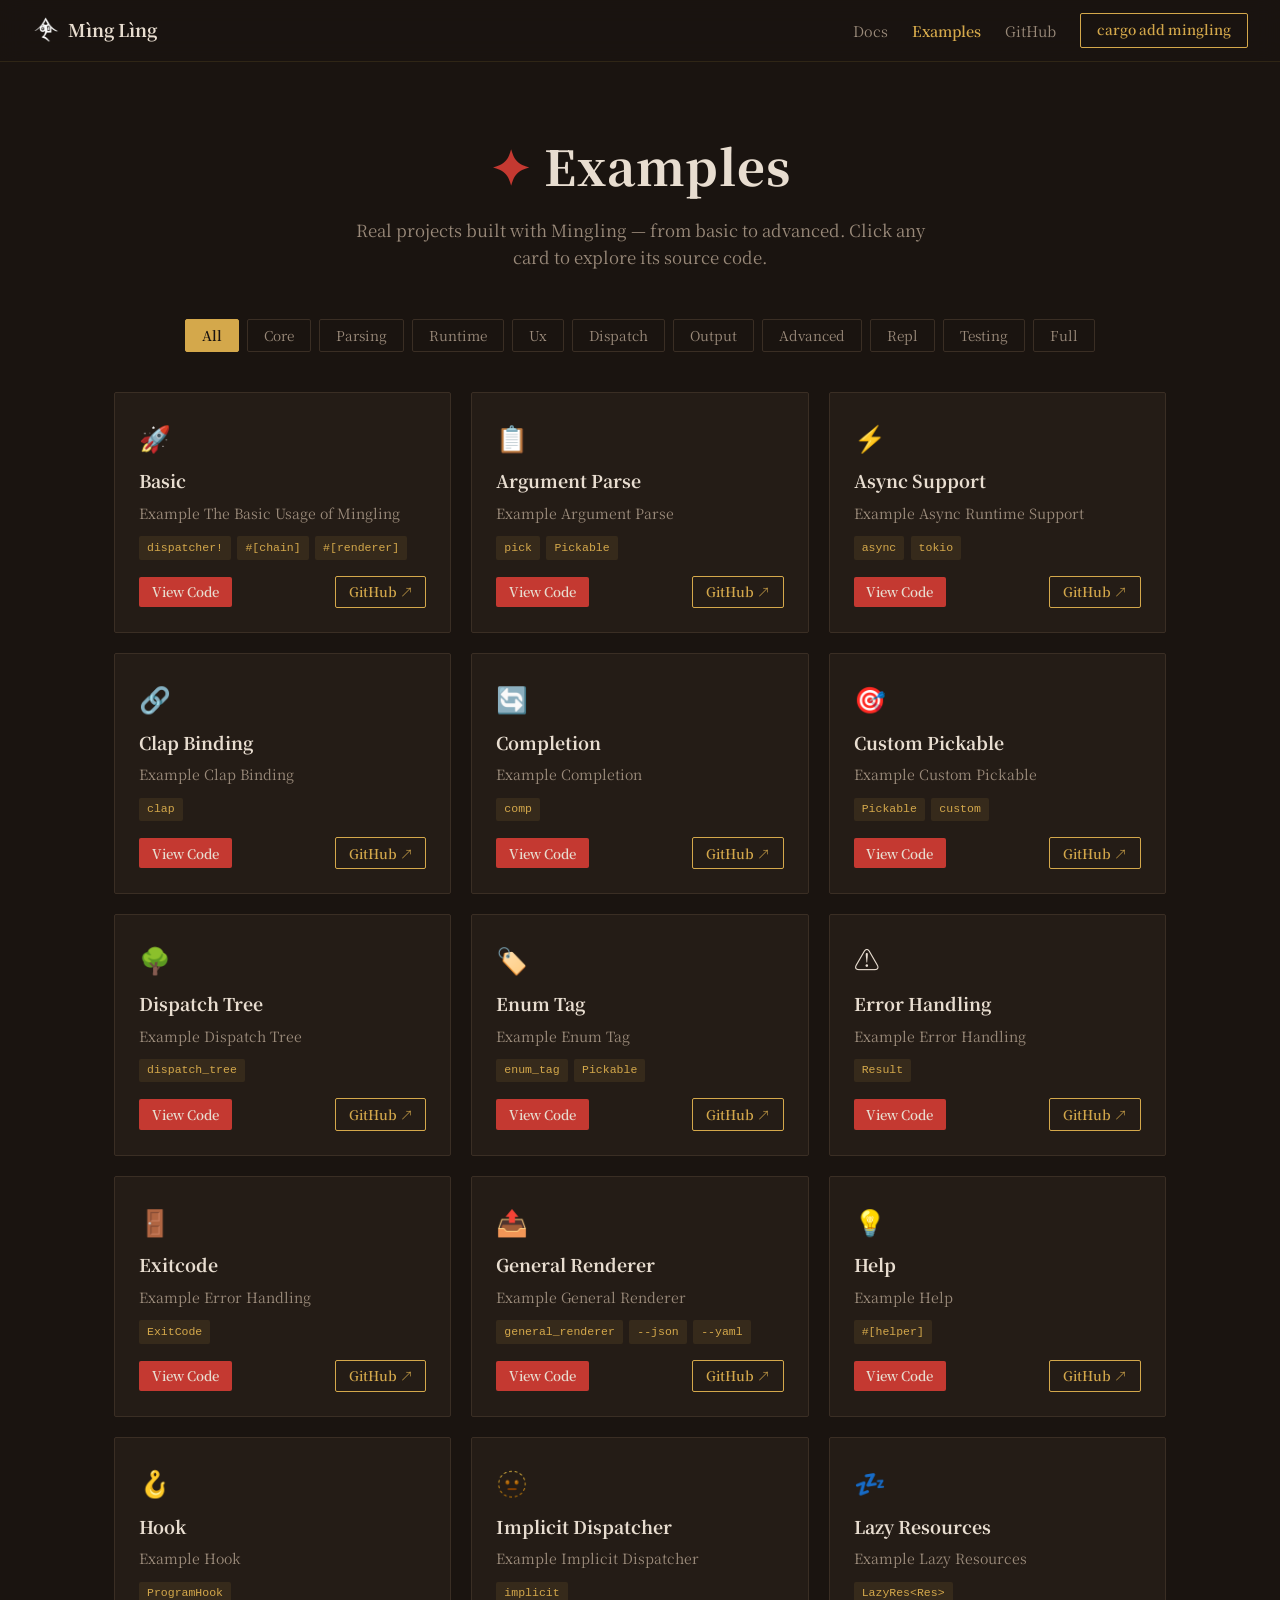
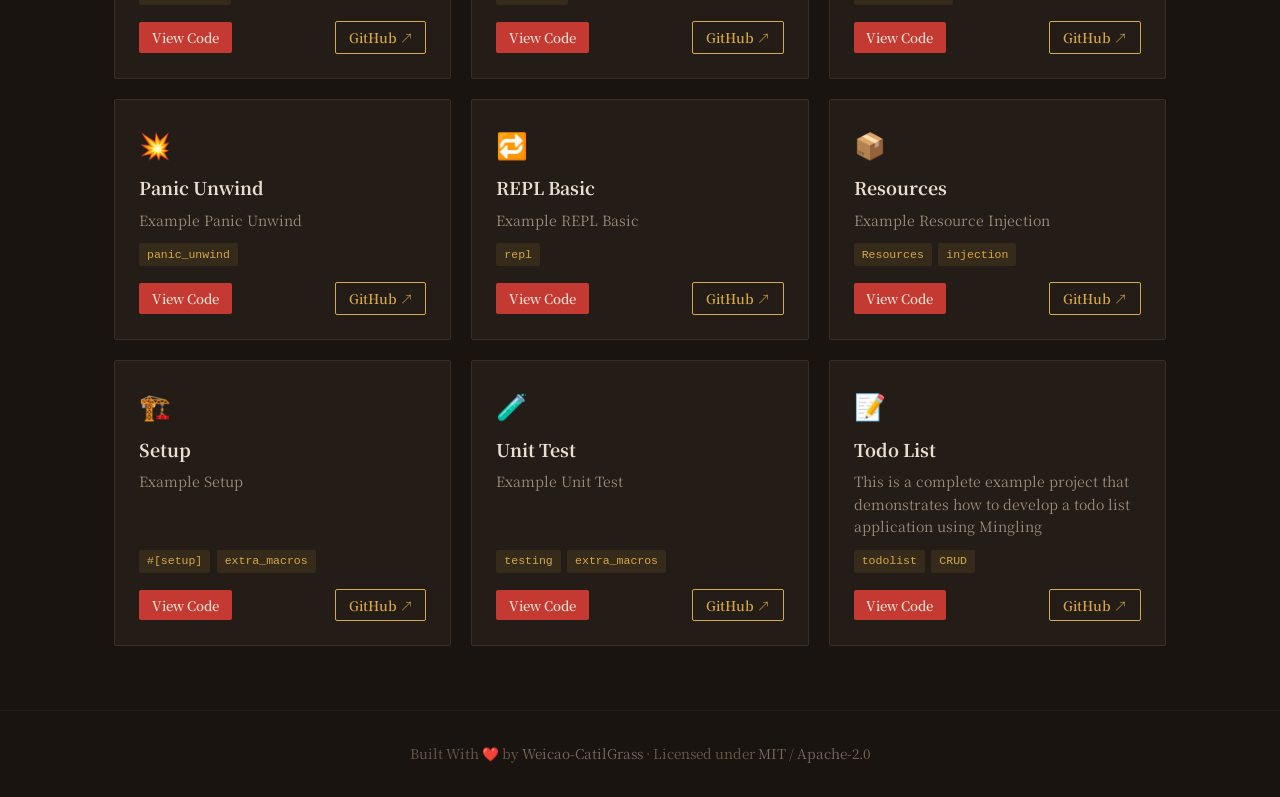
<file: docs/examples.html>
<!doctype html>
<html lang="en">
    <head>
        <meta charset="UTF-8" />
        <meta name="viewport" content="width=device-width, initial-scale=1.0" />
        <title>Examples — Mìng Lìng</title>
        <link rel="icon" type="image/png" href="res/icon_shadow.png" />
        <link rel="preconnect" href="https://fonts.googleapis.com" />
        <link rel="preconnect" href="https://fonts.gstatic.com" crossorigin />
        <link
            href="https://fonts.googleapis.com/css2?family=Noto+Serif+SC:wght@400;600;700&display=swap"
            rel="stylesheet"
        />
        <link rel="stylesheet" href="scripts/highlight/github-dark.min.css" />
        <style>
            *,
            *::before,
            *::after {
                box-sizing: border-box;
                margin: 0;
                padding: 0;
            }

            html {
                scroll-behavior: smooth;
            }

            body {
                font-family: "Noto Serif SC", Georgia, "Times New Roman", serif;
                background-color: #1a1410;
                color: #e8ddd0;
                line-height: 1.6;
                -webkit-font-smoothing: antialiased;
                -moz-osx-font-smoothing: grayscale;
                overflow-x: hidden;
            }

            a {
                color: #d4a84b;
                text-decoration: none;
                transition: color 0.2s;
            }
            a:hover {
                color: #e8c46a;
            }

            img {
                max-width: 100%;
                height: auto;
            }

            .container {
                max-width: 1100px;
                margin: 0 auto;
                padding: 0 1.5rem;
            }

            /* ── Nav ── */
            nav {
                position: fixed;
                top: 0;
                left: 0;
                right: 0;
                z-index: 100;
                display: flex;
                align-items: center;
                justify-content: space-between;
                padding: 0.8rem 2rem;
                background: rgba(26, 20, 16, 0.88);
                backdrop-filter: blur(12px);
                -webkit-backdrop-filter: blur(12px);
                border-bottom: 1px solid rgba(212, 168, 75, 0.12);
            }

            nav .logo {
                display: flex;
                align-items: center;
                gap: 0.5rem;
                font-weight: 700;
                font-size: 1.1rem;
                color: #e8ddd0;
            }
            nav .logo img {
                width: 28px;
                height: 28px;
                filter: brightness(0) invert(1);
            }

            nav .nav-links {
                display: flex;
                gap: 1.5rem;
                align-items: center;
                font-size: 0.9rem;
            }
            nav .nav-links a {
                color: #9a8a7a;
                transition: color 0.2s;
            }
            nav .nav-links a:hover {
                color: #d4a84b;
            }
            nav .nav-links .active {
                color: #d4a84b;
                font-weight: 600;
            }
            nav .nav-links .btn-nav {
                display: inline-block;
                padding: 0.35rem 1rem;
                border: 1px solid #d4a84b;
                border-radius: 2px;
                color: #d4a84b;
                font-weight: 600;
                font-size: 0.85rem;
                transition:
                    background 0.2s,
                    color 0.2s;
            }
            nav .nav-links .btn-nav:hover {
                background: #d4a84b;
                color: #1a1410;
            }

            /* ── Hero ── */
            .hero {
                padding: 8rem 1.5rem 3rem;
                text-align: center;
                position: relative;
            }
            .hero h1 {
                font-size: 3rem;
                font-weight: 800;
                letter-spacing: 1px;
                color: #e8ddd0;
                margin-bottom: 0.75rem;
            }
            .hero h1 span {
                color: #c43931;
            }
            .hero p {
                color: #9a8a7a;
                font-size: 1.05rem;
                max-width: 600px;
                margin: 0 auto;
            }

            /* ── Filter bar ── */
            .filter-bar {
                display: flex;
                gap: 0.5rem;
                flex-wrap: wrap;
                justify-content: center;
                margin-bottom: 2.5rem;
            }
            .filter-bar button {
                background: transparent;
                border: 1px solid #3a2e24;
                color: #9a8a7a;
                padding: 0.35rem 1rem;
                border-radius: 2px;
                font-size: 0.85rem;
                cursor: pointer;
                font-family: inherit;
                transition: all 0.2s;
            }
            .filter-bar button:hover {
                border-color: #d4a84b;
                color: #d4a84b;
            }
            .filter-bar button.active {
                background: #d4a84b;
                color: #1a1410;
                border-color: #d4a84b;
                font-weight: 600;
            }

            /* ── Card grid ── */
            .examples-grid {
                display: grid;
                grid-template-columns: repeat(3, 1fr);
                gap: 1.25rem;
                padding-bottom: 4rem;
            }

            .example-card {
                background: #241c16;
                border: 1px solid #3a2e24;
                border-radius: 2px;
                padding: 1.5rem;
                display: flex;
                flex-direction: column;
                transition:
                    border-color 0.25s,
                    transform 0.2s;
                cursor: pointer;
            }
            .example-card:hover {
                border-color: #d4a84b;
                transform: translateY(-3px);
            }

            .example-card .icon {
                font-size: 1.6rem;
                margin-bottom: 0.6rem;
                display: block;
            }
            .example-card h3 {
                font-size: 1.1rem;
                font-weight: 700;
                color: #e8ddd0;
                margin-bottom: 0.4rem;
            }
            .example-card .desc {
                font-size: 0.88rem;
                color: #9a8a7a;
                line-height: 1.6;
                flex: 1;
                margin-bottom: 0.75rem;
            }

            .example-card .tags {
                display: flex;
                gap: 0.4rem;
                flex-wrap: wrap;
                margin-bottom: 1rem;
            }
            .example-card .tags span {
                font-size: 0.72rem;
                padding: 0.15rem 0.5rem;
                background: rgba(212, 168, 75, 0.1);
                color: #d4a84b;
                border-radius: 2px;
                font-family: "Cascadia Code", "Fira Code", monospace;
            }

            .example-card .card-actions {
                display: flex;
                gap: 0.6rem;
                align-items: center;
                margin-top: auto;
            }
            .example-card .card-actions a {
                font-size: 0.82rem;
                font-weight: 600;
                padding: 0.3rem 0.8rem;
                border-radius: 2px;
                transition: all 0.2s;
            }
            .example-card .card-actions .view-code {
                background: #c43931;
                color: #e8ddd0;
                border: none;
            }
            .example-card .card-actions .view-code:hover {
                background: #d44a42;
            }
            .example-card .card-actions .github-link {
                background: transparent;
                color: #d4a84b;
                border: 1px solid #d4a84b;
                margin-left: auto;
            }
            .example-card .card-actions .github-link:hover {
                background: rgba(212, 168, 75, 0.1);
            }

            /* ── Footer ── */
            footer {
                padding: 2rem 1.5rem;
                text-align: center;
                color: #6a5a4a;
                font-size: 0.85rem;
                border-top: 1px solid #2a1e14;
            }
            footer a {
                color: #7a6a5a;
            }
            footer a:hover {
                color: #d4a84b;
            }

            /* ── Responsive ── */
            @media (max-width: 900px) {
                .examples-grid {
                    grid-template-columns: repeat(2, 1fr);
                }
                .hero h1 {
                    font-size: 2.2rem;
                }
            }

            @media (max-width: 550px) {
                .examples-grid {
                    grid-template-columns: 1fr;
                }
                nav {
                    padding: 0.6rem 1rem;
                }
                nav .nav-links {
                    gap: 0.8rem;
                    font-size: 0.8rem;
                }
            }
        </style>
    </head>
    <body>
        <!-- ── Nav ── -->
        <nav>
            <a href="../index.html" class="logo" aria-label="Home">
                <img
                    src="res/icon.png"
                    alt="Mingling icon"
                    width="28"
                    height="28"
                />
                Mìng Lìng
            </a>
            <div class="nav-links">
                <a href="doc.html">Docs</a>
                <a href="examples.html" class="active">Examples</a>
                <a href="https://github.com/catilgrass/mingling" target="_blank"
                    >GitHub</a
                >
                <a
                    href="https://crates.io/crates/mingling"
                    target="_blank"
                    class="btn-nav"
                    >cargo add mingling</a
                >
            </div>
        </nav>

        <!-- ── Hero ── -->
        <section class="hero">
            <div class="container">
                <h1><span>✦</span> Examples</h1>
                <p>
                    Real projects built with Mingling — from basic to advanced.
                    Click any card to explore its source code.
                </p>
            </div>
        </section>

        <!-- ── Grid ── -->
        <section class="container">
            <div class="filter-bar" id="filterBar"></div>
            <div class="examples-grid" id="examplesGrid"></div>
        </section>

        <!-- ── Footer ── -->
        <footer>
            <p>
                Built With ❤️ by
                <a href="https://github.com/Weicao-CatilGrass" target="_blank"
                    >Weicao-CatilGrass</a
                >
                &middot; Licensed under
                <a href="LICENSE-MIT" target="_blank">MIT</a> /
                <a href="LICENSE-APACHE" target="_blank">Apache-2.0</a>
            </p>
        </footer>

        <script>
            // ── Load examples from auto-generated JSON ──
            var examples = [];

            fetch("example-pages/examples.json")
                .then(function (r) {
                    if (!r.ok) throw new Error("HTTP " + r.status);
                    return r.json();
                })
                .then(function (data) {
                    examples = data;
                    buildFilters();
                    renderGrid("");
                })
                .catch(function (err) {
                    document.getElementById("examplesGrid").innerHTML =
                        '<p style="text-align:center;color:#c43931;padding:3rem">Failed to load examples: ' +
                        err.message +
                        "<br><small>Run <code>cargo run --bin sync-examples</code> in dev_tools to generate.</small></p>";
                });

            // ═══════════════════════════════════════════════════════════════
            //  RENDERING
            // ═══════════════════════════════════════════════════════════════

            function buildFilters() {
                var allTags = {};
                examples.forEach(function (ex) {
                    if (ex.category) allTags[ex.category] = true;
                });
                allTags = Object.keys(allTags);

                var filterBar = document.getElementById("filterBar");
                filterBar.innerHTML = "";
                var allBtn = document.createElement("button");
                allBtn.textContent = "All";
                allBtn.className = "active";
                allBtn.dataset.tag = "";
                filterBar.appendChild(allBtn);

                allTags.forEach(function (tag) {
                    var btn = document.createElement("button");
                    btn.textContent =
                        tag.charAt(0).toUpperCase() + tag.slice(1);
                    btn.dataset.tag = tag;
                    filterBar.appendChild(btn);
                });

                filterBar.addEventListener("click", function (e) {
                    if (e.target.tagName !== "BUTTON") return;
                    filterBar.querySelectorAll("button").forEach(function (b) {
                        b.classList.remove("active");
                    });
                    e.target.classList.add("active");
                    renderGrid(e.target.dataset.tag);
                });
            }

            function renderGrid(filter) {
                var grid = document.getElementById("examplesGrid");
                grid.innerHTML = "";
                var filtered = filter
                    ? examples.filter(function (ex) {
                          return ex.category === filter;
                      })
                    : examples;

                filtered.forEach(function (ex) {
                    var card = document.createElement("div");
                    card.className = "example-card";

                    var ghBase =
                        "https://github.com/catilgrass/mingling/tree/main/examples/" +
                        ex.id;
                    var viewUrl =
                        "example-viewer.html?name=" + encodeURIComponent(ex.id);

                    var tagsHtml = ex.tags
                        .map(function (t) {
                            return "<span>" + escapeHtml(t) + "</span>";
                        })
                        .join("");

                    card.innerHTML =
                        '<span class="icon">' +
                        ex.icon +
                        "</span>" +
                        "<h3>" +
                        escapeHtml(ex.name) +
                        "</h3>" +
                        '<p class="desc">' +
                        escapeHtml(ex.desc).replace(
                            /`([^`]+)`/g,
                            "<code>$1</code>",
                        ) +
                        "</p>" +
                        '<div class="tags">' +
                        tagsHtml +
                        "</div>" +
                        '<div class="card-actions">' +
                        '<a href="' +
                        viewUrl +
                        '" class="view-code">View Code</a>' +
                        '<a href="' +
                        ghBase +
                        '" target="_blank" class="github-link">GitHub ↗</a>' +
                        "</div>";

                    card.addEventListener("click", function (e) {
                        if (e.target.tagName === "A") return;
                        window.location.href = viewUrl;
                    });

                    grid.appendChild(card);
                });
            }

            function escapeHtml(text) {
                return text
                    .replace(/&/g, "&amp;")
                    .replace(/</g, "&lt;")
                    .replace(/>/g, "&gt;")
                    .replace(/"/g, "&quot;");
            }
        </script>
    </body>
</html>
</file>
<file: docs/scripts/highlight/github-dark.min.css>
pre code.hljs{display:block;overflow-x:auto;padding:1em}code.hljs{padding:3px 5px}/*!
  Theme: GitHub Dark
  Description: Dark theme as seen on github.com
  Author: github.com
  Maintainer: @Hirse
  Updated: 2021-05-15

  Outdated base version: https://github.com/primer/github-syntax-dark
  Current colors taken from GitHub's CSS
*/.hljs{color:#c9d1d9;background:#0d1117}.hljs-doctag,.hljs-keyword,.hljs-meta .hljs-keyword,.hljs-template-tag,.hljs-template-variable,.hljs-type,.hljs-variable.language_{color:#ff7b72}.hljs-title,.hljs-title.class_,.hljs-title.class_.inherited__,.hljs-title.function_{color:#d2a8ff}.hljs-attr,.hljs-attribute,.hljs-literal,.hljs-meta,.hljs-number,.hljs-operator,.hljs-selector-attr,.hljs-selector-class,.hljs-selector-id,.hljs-variable{color:#79c0ff}.hljs-meta .hljs-string,.hljs-regexp,.hljs-string{color:#a5d6ff}.hljs-built_in,.hljs-symbol{color:#ffa657}.hljs-code,.hljs-comment,.hljs-formula{color:#8b949e}.hljs-name,.hljs-quote,.hljs-selector-pseudo,.hljs-selector-tag{color:#7ee787}.hljs-subst{color:#c9d1d9}.hljs-section{color:#1f6feb;font-weight:700}.hljs-bullet{color:#f2cc60}.hljs-emphasis{color:#c9d1d9;font-style:italic}.hljs-strong{color:#c9d1d9;font-weight:700}.hljs-addition{color:#aff5b4;background-color:#033a16}.hljs-deletion{color:#ffdcd7;background-color:#67060c}
</file>
